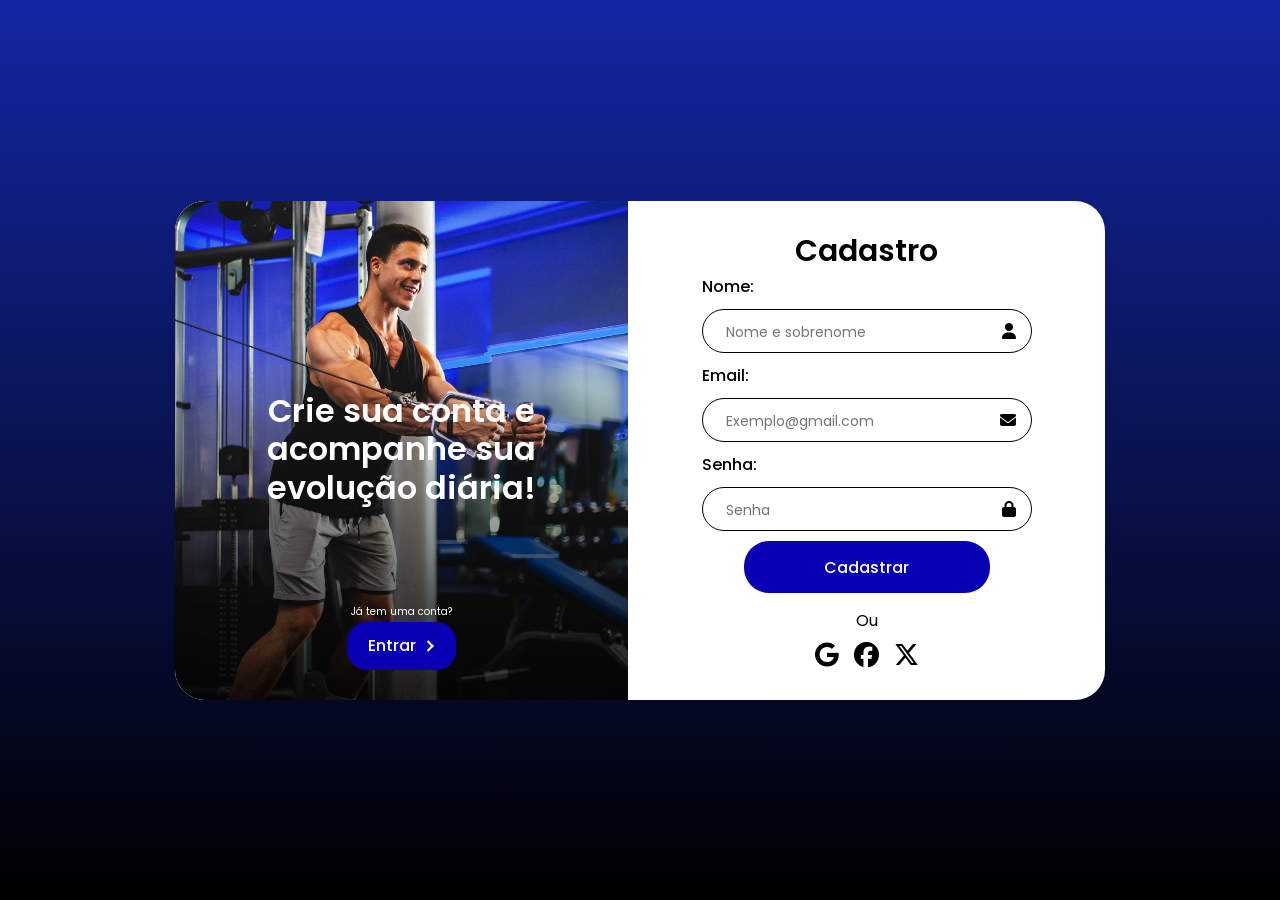
<file: index.html>
<!DOCTYPE html>
<html lang="pt-BR">

<head>
  <meta charset="UTF-8">
  <meta name="viewport" content="width=device-width, initial-scale=1.0">
  <link rel="preconnect" href="https://fonts.googleapis.com">
  <link rel="preconnect" href="https://fonts.gstatic.com" crossorigin>
  <link href="https://fonts.googleapis.com/css2?family=Poppins:wght@400;500;600;700&display=swap" rel="stylesheet">
  <link rel="stylesheet" href="style.css">
  <link rel="stylesheet" href="https://cdnjs.cloudflare.com/ajax/libs/font-awesome/6.5.2/css/all.min.css">
  <title>Academia</title>

</head>

<body>
  <main>
    <div class="card">
      <div class="lado-direito">
        <img class="img-academia" src="./img/Imagem.png" alt="Interior da academia">
        <h1>Crie sua conta e acompanhe sua evolução diária! </h1>
        <h3>Já tem uma conta?</h3>
        <a class="botao-entrar" href="login.html">
          Entrar
          <span class="seta"></span>
        </a>
      </div>


      <div class="formulario">
        <h2 class="titulo-formulario">Cadastro</h2>

        <form class="form-acesso" action="#" method="post">

          <label for="nome">Nome:</label>
          <div class="campo-input">
            <input id="nome" name="nome" type="text" placeholder="Nome e sobrenome" required>
            <i class="fa-solid fa-user"></i>
          </div>


          <label for="email">Email:</label>
          <div class="campo-input">
            <input id="email" name="email" type="email" placeholder="Exemplo@gmail.com" required>
            <i class="fa-solid fa-envelope"></i>
          </div>

          <label for="senha">Senha:</label>
          <div class="campo-input">
            <input id="senha" name="senha" type="password" placeholder="Senha" required>
            <i class="fa-solid fa-lock"></i>
          </div>

          <button class="botao-formulario" type="submit">
            Cadastrar
          </button>
        </form>

        <div class="redes-sociais">
          <p>Ou</p>

          <div class="icones-sociais">
            <a href="#" aria-label="Google">
              <i class="fa-brands fa-google"></i>
            </a>

            <a href="#" aria-label="Facebook">
              <i class="fa-brands fa-facebook"></i>
            </a>

            <a href="#" aria-label="X">
              <i class="fa-brands fa-x-twitter"></i>
            </a>
          </div>
        </div>
      </div>
    </div>
  </main>

</body>

</html>
</file>
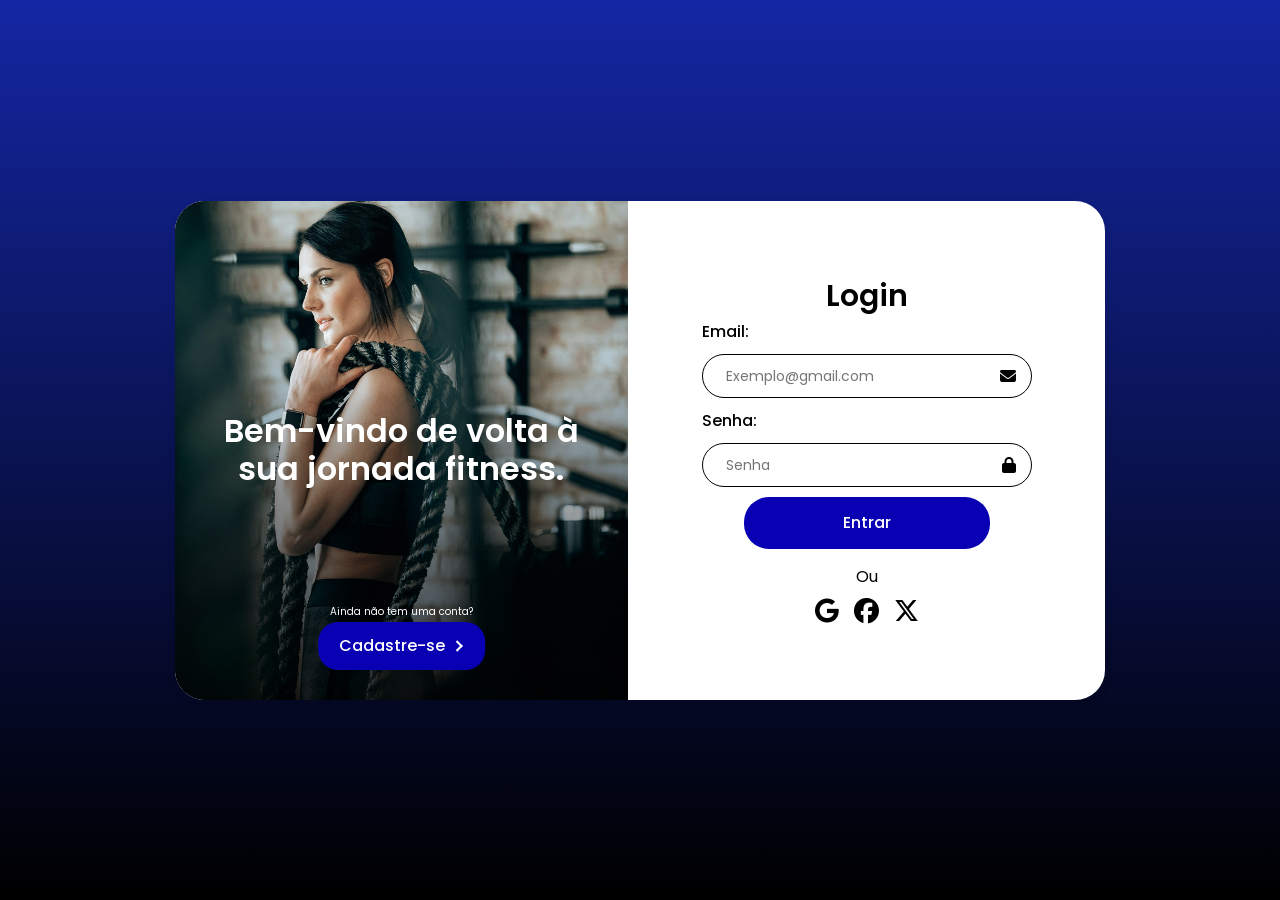
<file: login.html>
<!DOCTYPE html>
<html lang="pt-BR">

<head>
  <meta charset="UTF-8">
  <meta name="viewport" content="width=device-width, initial-scale=1.0">
  <link rel="preconnect" href="https://fonts.googleapis.com">
  <link rel="preconnect" href="https://fonts.gstatic.com" crossorigin>
  <link href="https://fonts.googleapis.com/css2?family=Poppins:wght@400;500;600;700&display=swap" rel="stylesheet">
  <link rel="stylesheet" href="style.css">
  <link rel="stylesheet" href="https://cdnjs.cloudflare.com/ajax/libs/font-awesome/6.5.2/css/all.min.css">
  <title>Login - Academia</title>
</head>

<body>
  <main>
    <div class="card">
      <div class="lado-direito">
        <img class="img-academia" src="./img/unsplash_0ShTs8iPY28.png" alt="Interior da academia">
        <h1>Bem-vindo de volta
          à sua jornada fitness.</h1>
        <h3>Ainda não tem uma conta?</h3>
        <a class="botao-entrar" href="index.html">
          Cadastre-se
          <span class="seta"></span>
        </a>
      </div>

      <div class="formulario">
        <h2 class="titulo-formulario">Login</h2>

        <form class="form-acesso" action="#" method="post">
          <label for="email">Email:</label>
          <div class="campo-input">
            <input id="email" name="email" type="email" placeholder="Exemplo@gmail.com" required>
            <i class="fa-solid fa-envelope"></i>
          </div>

          <label for="senha">Senha:</label>
          <div class="campo-input">
            <input id="senha" name="senha" type="password" placeholder="Senha" required>
            <i class="fa-solid fa-lock"></i>
          </div>

          <button class="botao-formulario" type="submit">Entrar</button>
        </form>

        <div class="redes-sociais">
          <p>Ou</p>

          <div class="icones-sociais">
            <a href="#" aria-label="Google">
              <i class="fa-brands fa-google"></i>
            </a>
            <a href="#" aria-label="Facebook">
              <i class="fa-brands fa-facebook"></i>
            </a>
            <a href="#" aria-label="X">
              <i class="fa-brands fa-x-twitter"></i>
            </a>
          </div>
        </div>
      </div>
    </div>
  </main>
</body>

</html>
</file>
<file: style.css>
* {
    margin: 0;
    padding: 0;
    box-sizing: border-box;

}

:root {
    --gradiente: linear-gradient(to bottom, #1426A3, #000000);
    --cor-principal: #0900b3;
    --cor-texto: #fff;
    --cor-hover: #111;
}

body {
    font-family: "Poppins", sans-serif;
    font-weight: 400;
    background: var(--gradiente);
    display: flex;
    justify-content: center;
    align-items: center;
    min-height: 100vh;
}

.card {
    background-color: #fff;
    width: 930px;
    height: 499px;
    border-radius: 30px;
    display: flex;
    overflow: hidden;
    box-shadow: 0 4px 8px rgba(0, 0, 0, 0.1);
}

.img-academia {
    display: block;
    width: 453px;
    height: 499px;
    object-fit: cover;
}

.lado-direito {
    position: relative;
    overflow: hidden;
    border-radius: 30px 0 0 30px;
    background-color: #000;
}

.lado-direito::after {
    content: "";
    position: absolute;
    inset: 0;
    background: linear-gradient(to top,
            rgba(0, 0, 0, 0.8),
            transparent 70%);
    pointer-events: none;
}

.lado-direito h3,
.lado-direito .botao-entrar {
    z-index: 2;
}

.lado-direito h1 {
    color: #ffffff;
    font-weight: 600;
    position: absolute;
    top: 50%;
    left: 50%;
    transform: translate(-50%, -50%);
    width: 80%;
    line-height: 1.2;
    text-align: center;
    z-index: 1;
}

.lado-direito h3 {
    position: absolute;
    font-size: 10px;
    margin-bottom: 5px;
    font-weight: 400;
    bottom: 75px;
    left: 50%;
    transform: translateX(-50%);
    width: 100%;
    text-align: center;
    color: white;
}

.botao-entrar {
    display: flex;
    align-items: center;
    justify-content: center;
    gap: 10px;
    padding: 0.7em 1.3em;
    border-radius: 20px;
    background: var(--cor-principal);
    color: var(--cor-texto);
    font-weight: 500;
    text-decoration: none;
    position: absolute;
    bottom: 30px;
    left: 50%;
    transform: translateX(-50%);

    transition: background 0.2s;
}

.seta {
    width: 10px;
    height: 2px;
    background: var(--cor-principal);
    position: relative;
    transition: 0.2s;
}

.seta::after {
    content: "";
    position: absolute;
    top: -3px;
    right: 3px;
    width: 6px;
    height: 6px;
    border-right: 2px solid var(--cor-texto);
    border-bottom: 2px solid var(--cor-texto);
    transform: rotate(-45deg);
    transition: 0.2s;
}

.botao-entrar:hover {
    background: var(--cor-hover);
}

.botao-entrar:hover .seta {
    background: var(--cor-texto);
}

.botao-entrar:hover .seta::after {
    right: 0;
}

.formulario {
    display: flex;
    flex-direction: column;
    justify-content: center;
    align-items: center;
    flex: 1;
    height: 100%;
    padding: 24px;
}

.titulo-formulario {
    color: #000;
    margin: 0;
    font-weight: 600;
    font-size: 30px;
}

.form-acesso {
    display: flex;
    flex-direction: column;
    gap: 10px;
    width: 330px;
    max-width: 100%;
}

.form-acesso label {
    font-weight: 500;
}

.campo-input input::placeholder {
    padding-left: 3px;
    font-size: 14px;
}

.campo-input {
    display: flex;
    align-items: center;
    border: 1px solid #000;
    border-radius: 25px;
    padding: 0 15px;
    width: 100%;
    height: 44px;
    transition: border-color 0.2s ease, box-shadow 0.2s ease;
}

.campo-input:focus-within {
    border-color: var(--cor-principal);
    box-shadow: 0 0 0 3px rgba(9, 0, 179, 0.12);
    animation: destacar-campo 0.25s ease-out;
}

.campo-input:has(input:not(:placeholder-shown)) {
    border-color: var(--cor-principal);
    box-shadow: 0 0 0 3px rgba(9, 0, 179, 0.12);
    animation: destacar-campo 0.25s ease-out;
}

.campo-input input {
    border: none;
    outline: none;
    flex: 1;
    width: 0;
    min-width: 0;
    height: 100%;
    padding-left: 5px;
    font: inherit;
    background: transparent;
}

.campo-input i {
    font-size: 16px;
    margin-left: 10px;
    flex-shrink: 0;
    transition: color 0.2s ease;
}

.campo-input:focus-within i,
.campo-input:has(input:not(:placeholder-shown)) i {
    color: var(--cor-principal);
}

@keyframes destacar-campo {
    50% {
        transform: scale(1.02);
    }
}

@media (prefers-reduced-motion: reduce) {

    .campo-input,
    .campo-input i,
    .botao-formulario {
        transition: none;
    }

    .campo-input:focus-within,
    .campo-input:has(input:not(:placeholder-shown)) {
        animation: none;
    }
}

.botao-formulario {
    width: 246px;
    height: 52px;
    margin-inline: auto;
    border: 0;
    border-radius: 25px;
    color: var(--cor-texto);
    background: var(--cor-principal);
    font: inherit;
    font-weight: 500;
    cursor: pointer;
    transition: background-color 0.2s ease, box-shadow 0.2s ease, transform 0.2s ease;
}

.botao-formulario:hover {
    background: var(--cor-hover);
    box-shadow: 0 0 0 3px rgba(9, 0, 179, 0.12);
}

.botao-formulario:active {
    background: #333;
    transform: scale(0.98);
}

.botao-formulario:focus-visible {
    outline: 2px solid var(--cor-principal);
    outline-offset: 3px;
}

.redes-sociais {
    display: flex;
    flex-direction: column;
    align-items: center;
    gap: 10px;
    margin-top: 15px;
}

.icones-sociais {
    display: flex;
    align-items: center;
    gap: 15px;
}

.icones-sociais i {
    font-size: 25px;
    color: #000;
    transition: color 0.2s ease;
}

.icones-sociais a {
    text-decoration: none;
}

.icones-sociais a:hover i,
.icones-sociais a:focus-visible i {
    color: var(--cor-principal);
}
</file>
